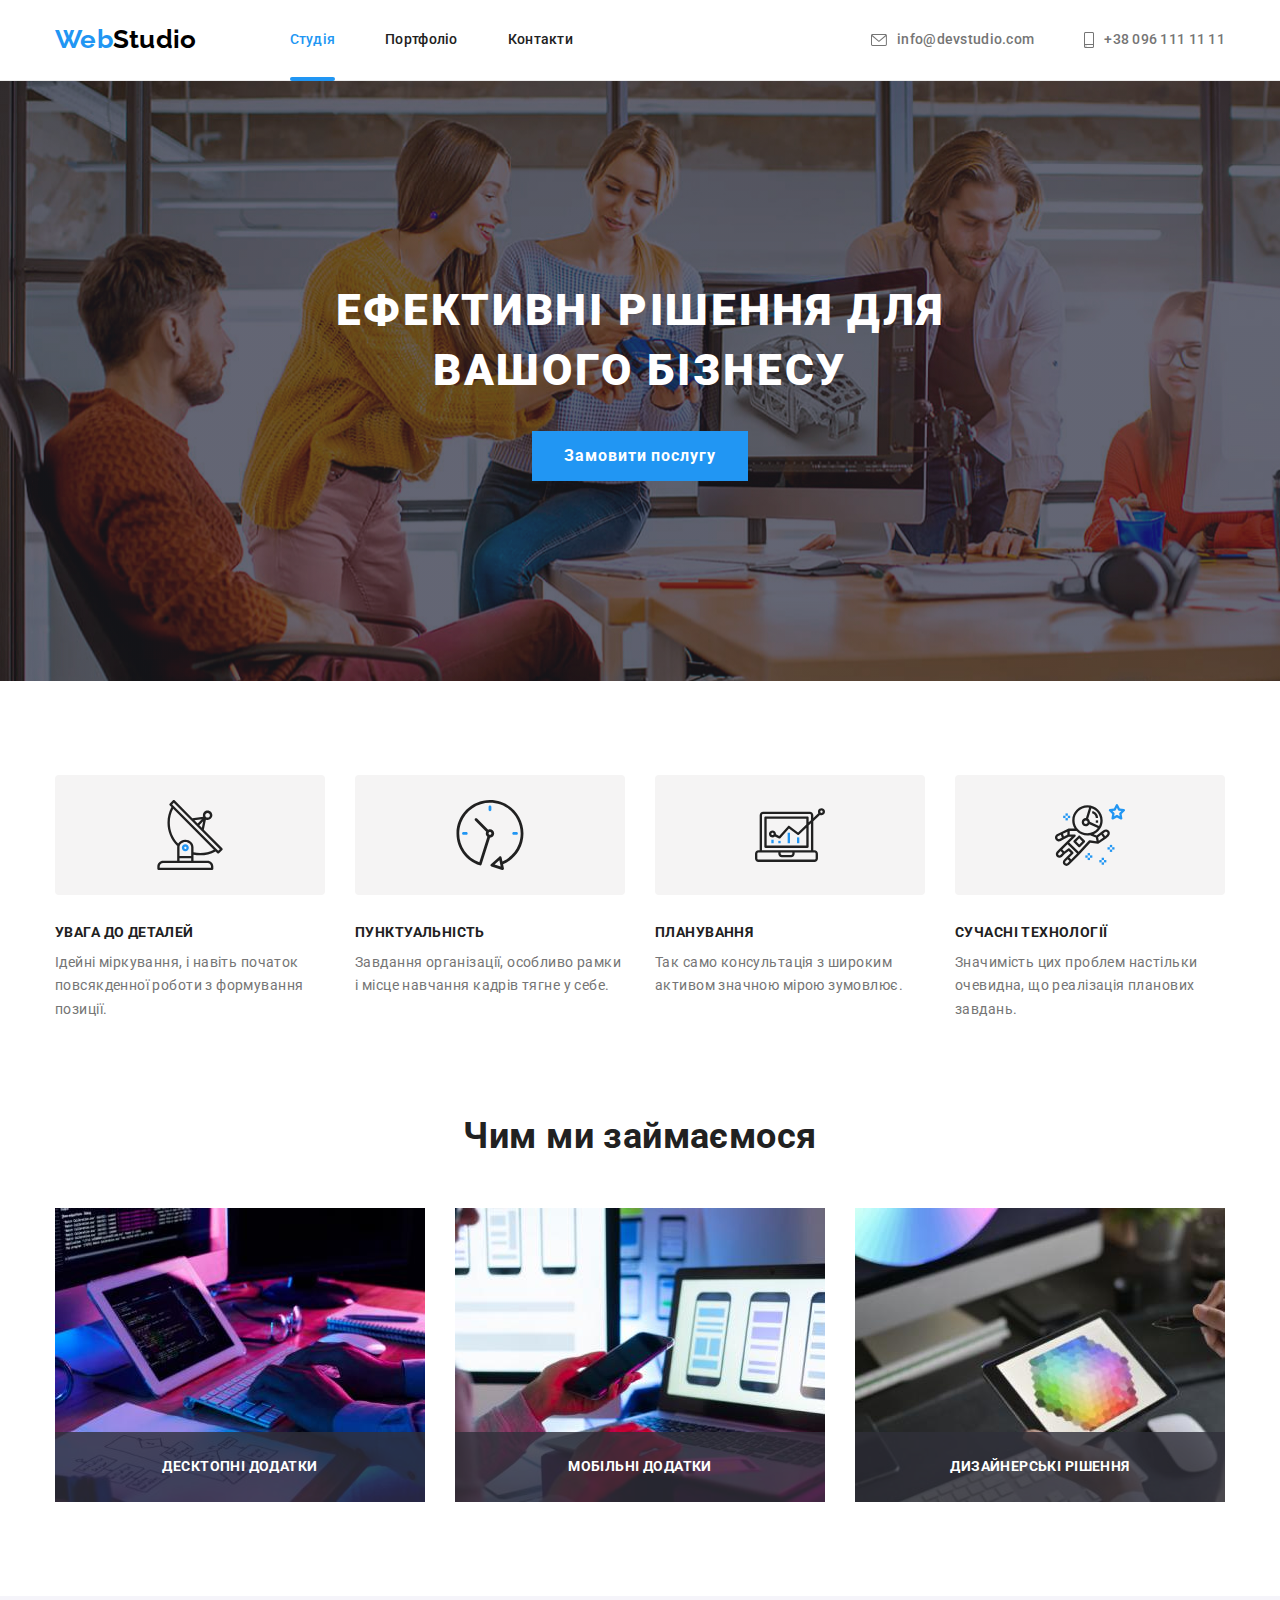
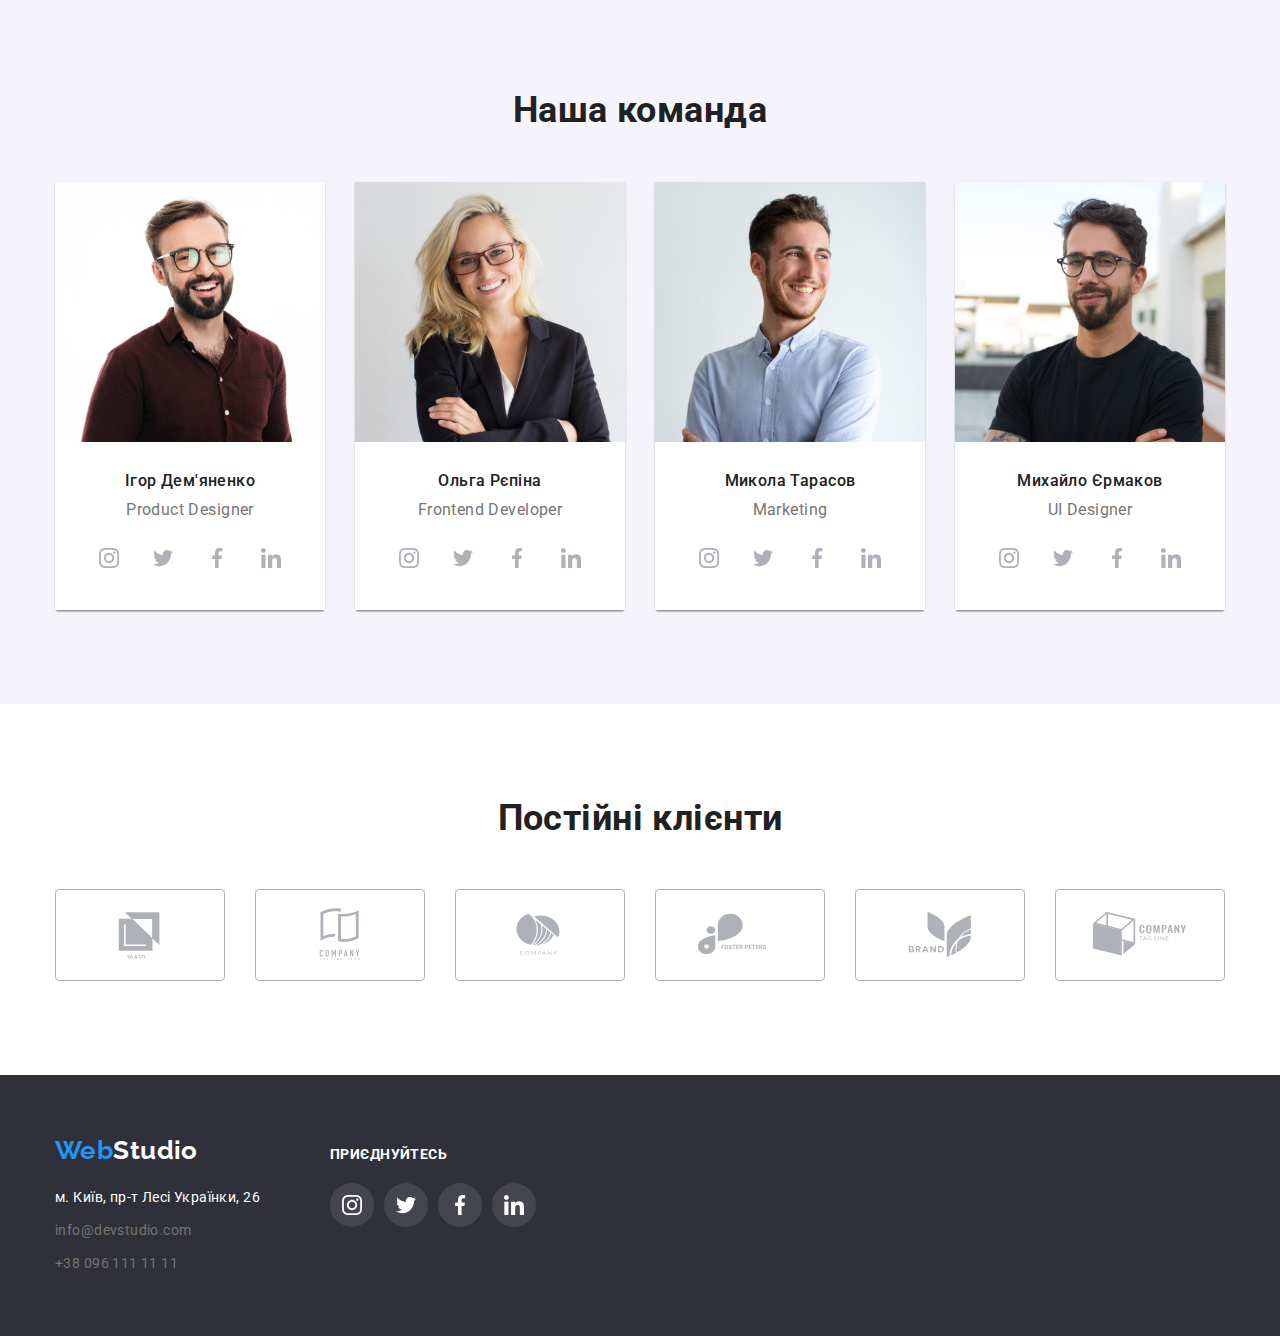
<file: index.html>
<!DOCTYPE html>
<html lang="uk">
	<head>
		<meta charset="UTF-8" />
		<meta http-equiv="X-UA-Compatible" content="IE=edge" />
		<meta name="viewport" content="width=device-width, initial-scale=1.0" />
		<title>Web Studio</title>
		<link rel="preconnect" href="https://fonts.googleapis.com" />
		<link rel="preconnect" href="https://fonts.gstatic.com" crossorigin />
		<link
			href="https://fonts.googleapis.com/css2?family=Raleway:wght@700&family=Roboto:wght@400;500;700;900&display=swap"
			rel="stylesheet"
		/>
		<link rel="stylesheet" href="https://cdn.jsdelivr.net/npm/modern-normalize@1.1.0/modern-normalize.min.css" />
		<link rel="stylesheet" href="./css/styles.css" />
	</head>

	<body>
		<header class="page-header spacing">
			<div class="container page-header-container">
				<nav class="page-header-nav">
					<a href="./index.html" class="accent link logo">Web<span class="logo-bl">Studio</span></a>
					<ul class="site-nav list">
						<li>
							<a href=" ./index.html" class="link current site-nav-link">Студія</a>
						</li>
						<li>
							<a href="./portfolio.html" class="link site-nav-link">Портфоліо</a>
						</li>
						<li><a href="#" class="link site-nav-link">Контакти</a></li>
					</ul>
				</nav>
				<ul class="auth-nav list">
					<li>
						<a href="mailto:info@devstudio.com" class="link auth-nav-link"
							><svg aria-label="піктограма поштового конверта" class="header-img" width="16" height="12">
								<use href="./images/sprite.svg#icon-envelope"></use></svg
							>info@devstudio.com</a
						>
					</li>
					<li>
						<a href="tel:+380961111111" class="link auth-nav-link"
							><svg aria-label="піктограма поштового конверта" class="header-img" width="10" height="16">
								<use href="./images/sprite.svg#icon-smartphone"></use></svg
							>+38 096 111 11 11</a
						>
					</li>
				</ul>
			</div>
		</header>

		<main>
			<section class="hero">
				<div class="container">
					<h1 class="hero-title">Ефективні рішення для вашого бізнесу</h1>
					<button type="button" class="button" data-modal-open>Замовити послугу</button>
				</div>
			</section>
			<section class="section">
				<div class="container">
					<h2 class="section-title visually-hidden">Особливості</h2>
					<ul class="feature-list list features">
						<li class="item-features">
							<div class="icons-feature">
							<svg class="" width="70" height="70">
								<use href="./images/sprite.svg#icon-antenna"></use>
							</svg>
							</div>
							<h3 class="title">Увага до деталей</h3>
							<p class="hero-paragraph">
								Ідейні міркування, і навіть початок повсякденної роботи з формування позиції.
							</p>
						</li>
						<li class="item-features">
							<div class="icons-feature">
								<svg class="" width="70" height="70">
									<use href="./images/sprite.svg#icon-clock"></use>
								</svg>
							</div>
							<h3 class="title">Пунктуальність</h3>
							<p class="hero-paragraph"> Завдання організації, особливо рамки і місце навчання кадрів тягне у себе. </p>
						</li>
						<li class="item-features">
							<div class="icons-feature">
								<svg class="" width="70" height="70">
									<use href="./images/sprite.svg#icon-diagram"></use>
								</svg>
							</div>
							<h3 class="title">Планування</h3>
							<p class="hero-paragraph"> Так само консультація з широким активом значною мірою зумовлює. </p>
						</li>
						<li class="item-features">
							<div class="icons-feature">
								<svg class="" width="70" height="70">
									<use href="./images/sprite.svg#icon-astronaut"></use>
								</svg>
							</div>
							<h3 class="title">Сучасні технології</h3>
							<p class="hero-paragraph"> Значимість цих проблем настільки очевидна, що реалізація планових завдань. </p>
						</li>
					</ul>
				</div>
			</section>
			<section class="section work">
				<div class="container">
					<h2 class="section-title">Чим ми займаємося</h2>
					<ul class="list features">
						<li class="item-work">
							<img
								src="./images/work/computer.jpg"
								alt="Людина програмує алгоритм, дивлячись на блок-схеми"
								width="370"
							/>
							<p class="label title">Десктопні додатки</p>
						</li>
						<li class="item-work">
							<img
								src="./images/work/computer1.jpg"
								alt="Людина дивиться одночасно на монітор ПК і телефон"
								width="370"
							/>
							<p class="label title">Мобільні додатки</p>
						</li>
						<li class="item-work">
							<img src="./images/work/computer2.jpg" alt="Людина працює стілусом на планшеті" width="370" />
						<p class="label title">Дизайнерські рішення</p>
						</li>
						
					</ul>
				</div>
			</section>
			<section class="section team">
				<div class="container">
					<h2 class="section-title">Наша команда</h2>
					<ul class="feature-list list features">
						<li class="team-li">
							<img
								class="team-img"
								src="./images/team/p_d.jpg"
								alt="Фото усміхненого Ігоря Дем'яненко, він в окулярах - дизайнер продукту"
								width="270"
								height="260"
							/>
							<div class="description">
								<h3 class="title-team">Ігор Дем'яненко</h3>
								<p class="title-pr">Product Designer</p>
								<ul class="social-list list">
									<li class="social">
										<a href="" class="social-link link">
											<svg class="social-icon" width="20" height="20">
												<use href="./images/sprite.svg#icon-instagram"></use>
											</svg>
										</a>
									</li>
									<li class="social">
										<a href="" class="social-link link">
											<svg class="social-icon" width="20" height="20">
												<use href="./images/sprite.svg#icon-twitter"></use>
											</svg>
										</a>
									</li>
									<li class="social">
										<a href="" class="social-link link">
											<svg class="social-icon" width="20" height="20">
												<use href="./images/sprite.svg#icon-facebook"></use>
											</svg>
										</a>
									</li>
									<li class="social">
										<a href="" class="social-link link">
											<svg class="social-icon" width="20" height="20">
												<use href="./images/sprite.svg#icon-linkedin"></use>
											</svg>
										</a>
									</li>
								</ul>
							</div>
						</li>
						<li class="team-li">
							<img
								src="./images/team/f_d.jpg"
								alt="Фото усміхненої Ольги Рєпіни, вона в окулярах - розробник інтерфейсу"
								width="270"
								height="260"
							/>
							<div class="description">
								<h3 class="title-team">Ольга Рєпіна</h3>
								<p class="title-pr">Frontend Developer</p>
								<ul class="social-list list">
									<li class="social">
										<a href="" class="social-link link">
											<svg class="social-icon" width="20" height="20">
												<use href="./images/sprite.svg#icon-instagram"></use>
											</svg>
										</a>
									</li>
									<li class="social">
										<a href="" class="social-link link">
											<svg class="social-icon" width="20" height="20">
												<use href="./images/sprite.svg#icon-twitter"></use>
											</svg>
										</a>
									</li>
									<li class="social">
										<a href="" class="social-link link">
											<svg class="social-icon" width="20" height="20">
												<use href="./images/sprite.svg#icon-facebook"></use>
											</svg>
										</a>
									</li>
									<li class="social">
										<a href="" class="social-link link">
											<svg class="social-icon" width="20" height="20">
												<use href="./images/sprite.svg#icon-linkedin"></use>
											</svg>
										</a>
									</li>
								</ul>
							</div>
						</li>
						<li class="team-li">
							<img
								src="./images/team/m.jpg"
								alt="Фото усміхненого Миколи Тарасова - маркетинг"
								width="270"
								height="260"
							/>
							<div class="description">
								<h3 class="title-team">Микола Тарасов</h3>
								<p class="title-pr">Marketing</p>
								<ul class="social-list list">
									<li class="social">
										<a href="" class="social-link link">
											<svg class="social-icon" width="20" height="20">
												<use href="./images/sprite.svg#icon-instagram"></use>
											</svg>
										</a>
									</li>
									<li class="social">
										<a href="" class="social-link link">
											<svg class="social-icon" width="20" height="20">
												<use href="./images/sprite.svg#icon-twitter"></use>
											</svg>
										</a>
									</li>
									<li class="social">
										<a href="" class="social-link link">
											<svg class="social-icon" width="20" height="20">
												<use href="./images/sprite.svg#icon-facebook"></use>
											</svg>
										</a>
									</li>
									<li class="social">
										<a href="" class="social-link link">
											<svg class="social-icon" width="20" height="20">
												<use href="./images/sprite.svg#icon-linkedin"></use>
											</svg>
										</a>
									</li>
								</ul>
							</div>
						</li>
						<li class="team-li">
							<img
								src="./images/team/ui_d.jpg"
								alt="Фото усміхненого Михайла Єрмакова, він в окулярах - дизайнер інтерфейсу користувача"
								width="270"
								height="260"
							/>
							<div class="description">
								<h3 class="title-team">Михайло Єрмаков</h3>
								<p class="title-pr">UI Designer</p>
								<ul class="social-list list">
									<li class="social">
										<a href="" class="social-link link">
											<svg class="social-icon" width="20" height="20">
												<use href="./images/sprite.svg#icon-instagram"></use>
											</svg>
										</a>
									</li>
									<li class="social">
										<a href="" class="social-link link">
											<svg class="social-icon" width="20" height="20">
												<use href="./images/sprite.svg#icon-twitter"></use>
											</svg>
										</a>
									</li>
									<li class="social">
										<a href="" class="social-link link">
											<svg class="social-icon" width="20" height="20">
												<use href="./images/sprite.svg#icon-facebook"></use>
											</svg>
										</a>
									</li>
									<li class="social">
										<a href="" class="social-link link">
											<svg class="social-icon" width="20" height="20">
												<use href="./images/sprite.svg#icon-linkedin"></use>
											</svg>
										</a>
									</li>
								</ul>
							</div>
						</li>
					</ul>
				</div>
			</section>
			<section class="section">
				<div class="container">
				<h2 class="section-title">Постійні клієнти</h2>
				<ul class="client-list list">
					<li class="client-item">
						<a href="" class="client link">
							<svg class="" width="106" height="60">
								<use href="./images/sprite.svg#icon-Logoclient1"></use>
							</svg>
						</a>
					</li>
					<li class="client-item">
						<a href="" class="client link">
							<svg class="" width="106" height="60">
								<use href="./images/sprite.svg#icon-Logoclient2"></use>
							</svg>
						</a>
					</li>
					<li class="client-item">
						<a href="" class="client link">
							<svg class="" width="106" height="60">
								<use href="./images/sprite.svg#icon-Logoclient3"></use>
							</svg>
						</a>
					</li>
					<li class="client-item">
						<a href="" class="client link">
							<svg class="" width="106" height="60">
								<use href="./images/sprite.svg#icon-Logoclient4"></use>
							</svg>
						</a>
					</li>
					<li class="client-item">
						<a href="" class="client link">
							<svg class="" width="106" height="60">
								<use href="./images/sprite.svg#icon-Logoclient5"></use>
							</svg>
						</a>
					</li>
					<li class="client-item">
						<a href="" class="client link">
							<svg class="" width="106" height="60">
								<use href="./images/sprite.svg#icon-Logoclient6"></use>
							</svg>
						</a>
					</li>
				</ul>
				</div>
			</section>
		</main>

		<footer class="page-footer">
			<div class="container footer-container">
				<div>
					<a href="./index.html" class="accent link logo">Web<span class="logo-wh">Studio</span></a>
					<address class="footer-address link">
						<ul class="footer-list list">
							<li>
								<a
									href="https://goo.gl/maps/7BKJfYko6wZTLQA66 "
									target="_blank"
									rel="noreferer noopener nofollow"
									class="link"
								>
									м. Київ, пр-т Лесі Українки, 26</a
								>
							</li>
							<li class="addres-item">
								<a href="mailto:info@devstudio.com" class="link addres">info@devstudio.com</a>
							</li>
							<li class="addres-item">
								<a href="tel:+380961111111" class="link addres">+38 096 111 11 11</a>
							</li>
						</ul>
					</address>
				</div>
				<div>
					<p class="title"> приєднуйтесь </p>
					<ul class="social-list list">
						<li class="social">
							<a href="" class="social-link link">
								<svg class="social-icon" width="20" height="20">
									<use href="./images/sprite.svg#icon-instagram"></use>
								</svg>
							</a>
						</li>
						<li class="social">
							<a href="" class="social-link link">
								<svg class="social-icon" width="20" height="20">
									<use href="./images/sprite.svg#icon-twitter"></use>
								</svg>
							</a>
						</li>
						<li class="social">
							<a href="" class="social-link link">
								<svg class="social-icon" width="20" height="20">
									<use href="./images/sprite.svg#icon-facebook"></use>
								</svg>
							</a>
						</li>
						<li class="social">
							<a href="" class="social-link link">
								<svg class="social-icon" width="20" height="20">
									<use href="./images/sprite.svg#icon-linkedin"></use>
								</svg>
							</a>
						</li>
					</ul>
				</div>
			</div>
		</footer>
	<div class="backdrop is-hidden" data-modal>
		<div class="modal">
<button type="button" class="modal-close-btn" data-modal-close>
	<svg class="modal-close-icon" width="18" height="18">
		<use href="./images//sprite.svg#icon-close"></use>
	</svg>
</button>
		</div>
	</div>
	<script src="./js/modal.js"></script>
	</body>
</html>
</file>
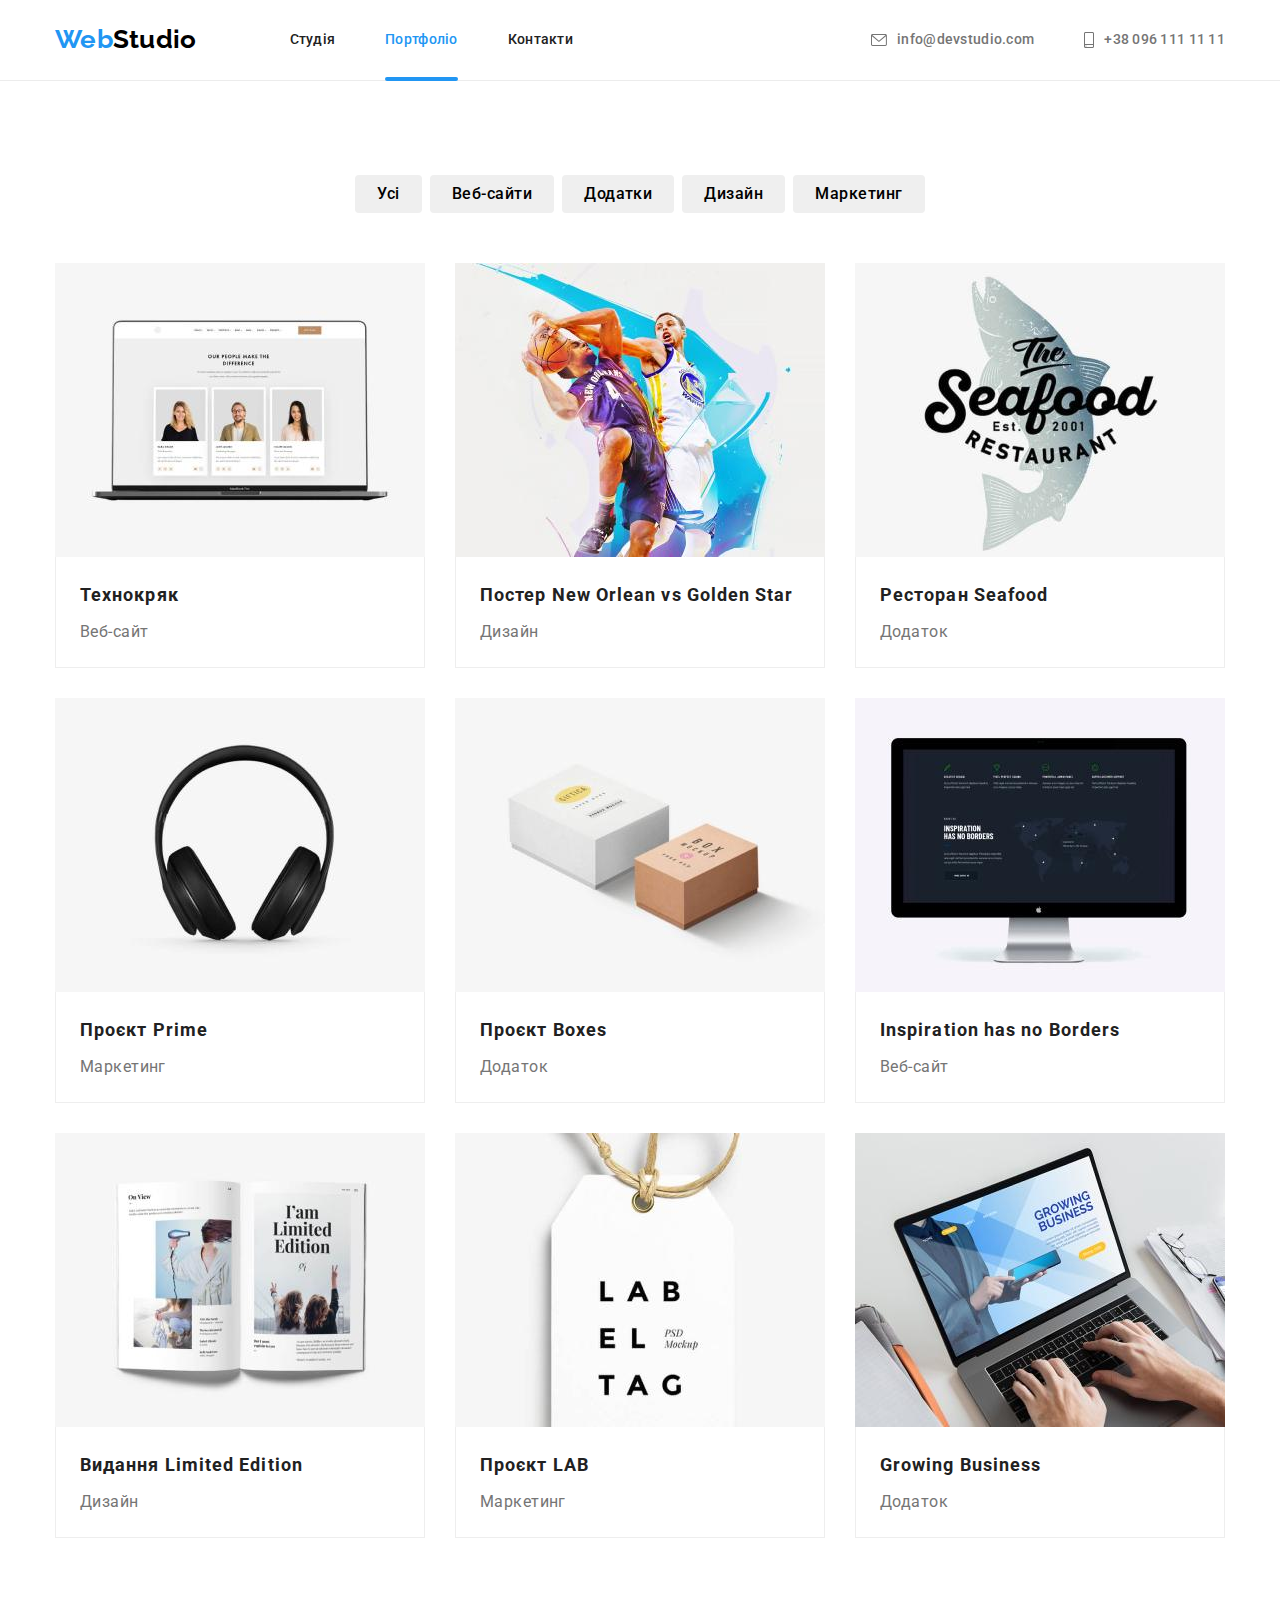
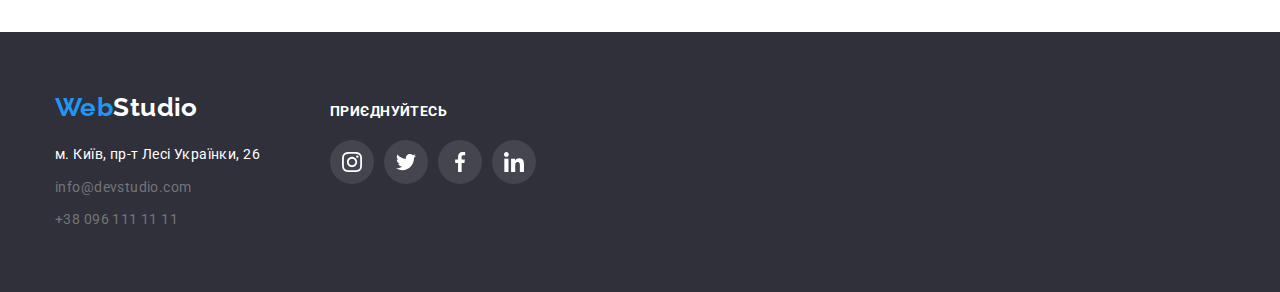
<file: portfolio.html>
<!DOCTYPE html>
<html lang="uk">
	<head>
		<meta charset="UTF-8" />
		<meta http-equiv="X-UA-Compatible" content="IE=edge" />
		<meta name="viewport" content="width=device-width, initial-scale=1.0" />
		<title>Web Studio_Portfolio</title>
		<link rel="preconnect" href="https://fonts.googleapis.com" />
		<link rel="preconnect" href="https://fonts.gstatic.com" crossorigin />
		<link
			href="https://fonts.googleapis.com/css2?family=Raleway:wght@700&family=Roboto:wght@400;500;700;900&display=swap"
			rel="stylesheet"
		/>
		<link rel="stylesheet" href="https://cdn.jsdelivr.net/npm/modern-normalize@1.1.0/modern-normalize.min.css" />
		<link rel="stylesheet" href="./css/styles.css" />
	</head>

	<body>
		<header class="page-header spacing">
			<div class="container page-header-container">
				<nav class="page-header-nav">
					<a href="./index.html" class="accent link logo">Web<span class="logo-bl">Studio</span></a>
					<ul class="site-nav list">
						<li>
							<a href=" ./index.html" class="link site-nav-link">Студія</a>
						</li>
						<li>
							<a href="./portfolio.html" class="link current site-nav-link">Портфоліо</a>
						</li>
						<li><a href="#" class="link site-nav-link">Контакти</a></li>
					</ul>
				</nav>
				<ul class="auth-nav list">
					<li>
						<a href="mailto:info@devstudio.com" class="link auth-nav-link"
							><svg aria-label="піктограма поштового конверта" class="header-img" width="16" height="12">
								<use href="./images/sprite.svg#icon-envelope"></use></svg
							>info@devstudio.com</a
						>
					</li>
					<li>
						<a href="tel:+380961111111" class="link auth-nav-link"
							><svg aria-label="піктограма поштового конверта" class="header-img" width="10" height="16">
								<use href="./images/sprite.svg#icon-smartphone"></use></svg
							>+38 096 111 11 11</a
						>
					</li>
				</ul>
			</div>
		</header>

		<main>
			<section class="portfolio section">
				<div class="container">
					<h1 class="visually-hidden">Галерея</h1>
					<ul class="list portfolio-filtr">
						<li><button type="button" class="portfolio-button">Усі</button></li>
						<li>
							<button type="button" class="portfolio-button">Веб-сайти</button>
						</li>
						<li>
							<button type="button" class="portfolio-button">Додатки</button>
						</li>
						<li>
							<button type="button" class="portfolio-button">Дизайн</button>
						</li>
						<li>
							<button type="button" class="portfolio-button">Маркетинг</button>
						</li>
					</ul>
					<ul class="list gallery-list item-portfolio">
						<li>
							<a href="" class="portfolio-link link">
								<div class="thumb">
								<img
									src="./images/gallery/techno.jpg"
									alt="Фото двох дівчат і хлопця. вони посміхаються."
									width="370"
								/>
								<p class="overlay">Ресурс пропонує комплексні пропозиції з різним рівнем функціоналу та сервісів. Все це дозволить
									відвідувачу отримати вичерпні відомості про компанію чи приватну особу.
								</p>
								</div>
								<div class="description-gallery">
									<h2 class="gallery">Технокряк</h2>
									<p class="portfolio-paragraph">Веб-сайт</p>
								</div>
							</a>
						</li>
						<li>
							<a href="" class="portfolio-link link">
								<div class="thumb">
								<img src="./images/gallery/poster.jpg" alt="Фото баскетболістів з м'ячем." width="370" />
								<p class="overlay">Ресурс пропонує комплексні пропозиції з різним рівнем функціоналу та сервісів. Все це дозволить
									відвідувачу отримати вичерпні відомості про компанію чи приватну особу.
								</p>
							</div>
								<div class="description-gallery">
									<h2 class="gallery">Постер New Orlean vs Golden Star</h2>
									<p class="portfolio-paragraph">Дизайн</p>
								</div>
							</a>
						</li>
						<li>
							<a href="" class="portfolio-link link">
								<div class="thumb">
								<img src="./images/gallery/restaurant.jpg" alt="фото логотипа рибного ресторану." width="370" />
								<p class="overlay">Ресурс пропонує комплексні пропозиції з різним рівнем функціоналу та сервісів. Все це дозволить
									відвідувачу отримати вичерпні відомості про компанію чи приватну особу.
								</p>
							</div>
								<div class="description-gallery">
									<h2 class="gallery">Ресторан Seafood</h2>
									<p class="portfolio-paragraph">Додаток</p>
								</div>
							</a>
						</li>
						<li>
							<a href="" class="portfolio-link link">
								<div class="thumb">
								<img src="./images/gallery/project.jpg" alt=" Фото навушників." width="370" />
							<p class="overlay">Ресурс пропонує комплексні пропозиції з різним рівнем функціоналу та сервісів. Все це дозволить
								відвідувачу отримати вичерпні відомості про компанію чи приватну особу.
							</p>
						</div>
								<div class="description-gallery">
									<h2 class="gallery">Проєкт Prime</h2>
									<p class="portfolio-paragraph">Маркетинг</p>
								</div>
							</a>
						</li>
						<li>
							<a href="" class="portfolio-link link">
								<div class="thumb">
								<img src="./images/gallery/project_1.jpg" alt="Фото боксів з надписами." width="370" />
								<p class="overlay">Ресурс пропонує комплексні пропозиції з різним рівнем функціоналу та сервісів. Все це дозволить
									відвідувачу отримати вичерпні відомості про компанію чи приватну особу.
								</p>
							</div>
								<div class="description-gallery">
									<h2 class="gallery">Проєкт Boxes</h2>
									<p class="portfolio-paragraph">Додаток</p>
								</div>
							</a>
						</li>
						<li>
							<a href="" class="portfolio-link link">
								<div class="thumb">
								<img
									src="./images/gallery/inspiration.jpg"
									alt=" Фото монітора з надписом - натхнення не має кордонів."
									width="370"
								/>
								<p class="overlay">Ресурс пропонує комплексні пропозиції з різним рівнем функціоналу та сервісів. Все це дозволить
									відвідувачу отримати вичерпні відомості про компанію чи приватну особу.
								</p>
								</div>
								<div class="description-gallery">
									<h2 class="gallery">Inspiration has no Borders</h2>
									<p class="portfolio-paragraph">Веб-сайт</p>
								</div>
							</a>
						</li>
						<li>
							<a href="" class="portfolio-link link">
								<div class="thumb">
								<img src="./images/gallery/edition.jpg" alt="Фото журнала." width="370" />
								<p class="overlay">Ресурс пропонує комплексні пропозиції з різним рівнем функціоналу та сервісів. Все це дозволить
									відвідувачу отримати вичерпні відомості про компанію чи приватну особу.
								</p>
								</div>
								<div class="description-gallery">
									<h2 class="gallery">Видання Limited Edition</h2>
									<p class="portfolio-paragraph">Дизайн</p>
								</div>
							</a>
						</li>
						<li>
							<a href="" class="portfolio-link link">
								<div class="thumb">
								<img src="./images/gallery/project_2.jpg" alt="Фото з написом." width="370" />
							<p class="overlay">Ресурс пропонує комплексні пропозиції з різним рівнем функціоналу та сервісів. Все це дозволить
								відвідувачу отримати вичерпні відомості про компанію чи приватну особу.
							</p>
							</div>
								<div class="description-gallery">
									<h2 class="gallery">Проєкт LAB</h2>
									<p class="portfolio-paragraph">Маркетинг</p>
								</div>
							</a>
						</li>
						<li>
							<a href="" class="portfolio-link link">
								<div class="thumb">
								<img src="./images/gallery/growing.jpg" alt="Фото людини, яка працює за ноубуком." width="370" />
								<p class="overlay">Ресурс пропонує комплексні пропозиції з різним рівнем функціоналу та сервісів. Все це дозволить
									відвідувачу отримати вичерпні відомості про компанію чи приватну особу.
								</p>
								</div>
								<div class="description-gallery">
									<h2 class="gallery">Growing Business</h2>
									<p class="portfolio-paragraph">Додаток</p>
								</div>
							</a>
						</li>
					</ul>
				</div>
			</section>
		</main>

		<footer class="page-footer">
			<div class="container footer-container">
				<div>
					<a href="./index.html" class="accent link logo">Web<span class="logo-wh">Studio</span></a>
					<address class="footer-address link">
						<ul class="footer-list list">
							<li>
								<a
									href="https://goo.gl/maps/7BKJfYko6wZTLQA66 "
									target="_blank"
									rel="noreferer noopener nofollow"
									class="link"
								>
									м. Київ, пр-т Лесі Українки, 26</a
								>
							</li>
							<li class="addres-item">
								<a href="mailto:info@devstudio.com" class="link addres">info@devstudio.com</a>
							</li>
							<li class="addres-item">
								<a href="tel:+380961111111" class="link addres">+38 096 111 11 11</a>
							</li>
						</ul>
					</address>
				</div>
				<div>
					<p class="title"> приєднуйтесь </p>
					<ul class="social-list list">
						<li class="social">
							<a href="" class="social-link link">
								<svg class="social-icon" width="20" height="20">
									<use href="./images/sprite.svg#icon-instagram"></use>
								</svg>
							</a>
						</li>
						<li class="social">
							<a href="" class="social-link link">
								<svg class="social-icon" width="20" height="20">
									<use href="./images/sprite.svg#icon-twitter"></use>
								</svg>
							</a>
						</li>
						<li class="social">
							<a href="" class="social-link link">
								<svg class="social-icon" width="20" height="20">
									<use href="./images/sprite.svg#icon-facebook"></use>
								</svg>
							</a>
						</li>
						<li class="social">
							<a href="" class="social-link link">
								<svg class="social-icon" width="20" height="20">
									<use href="./images/sprite.svg#icon-linkedin"></use>
								</svg>
							</a>
						</li>
					</ul>
				</div>
			</div>
		</footer>
	</body>
</html>
</file>
<file: css/styles.css>
:root {
	--primary-text-color: #757575;
	--logo-text-color: #000000;
	--accent-color: #2196f3;
	--text-color: #212121;
	--title-text-color: #ffffff;
	--footer-text-color: #ffffff 60 %;

	--background-color: #ffffff;
	--title-background-color: #2f303a;
	--team-background-color: #f5f4fa;
	--accent-background-color: #2196f3;
	--animation: 250ms cubic-bezier(0.4, 0, 0.2, 1);
	--animation-modal: 2000ms cubic-bezier(0.4, 0, 0.2, 1);
}

body {
	background-color: var(--background-color);
	color: var(--primary-text-color);
	font-family: Roboto, sans-serif;
	letter-spacing: 0.03em;
	font-size: 14px;
}

/* p,
h1,
h2,
h3,
.page-nav-list,
.logo,
.site-nav,
.auth-nav,
.hero,
.footer-list,
.page-footer {
  outline: 2px solid tomato;
}
.page-header {
  outline: 2px solid red;
}
.li {
  outline: 2px solid blueviolet;
}
.container {
  outline: 2px solid teal;
}
.section {
  outline: 2px solid green;
} */

h1,
h2,
h3,
p {
	margin-top: 0;
	margin-bottom: 0;
}

ul {
	margin-top: 0;
	margin-bottom: 0;
	padding-left: 0;
}

img {
	display: block;
}
button {
	cursor: pointer;
}
.list {
	list-style: none;
}

.link {
	text-decoration: none;
}

.container {
	width: 1200px;
	margin-left: auto;
	margin-right: auto;
	padding-left: 15px;
	padding-right: 15px;
}

.section {
	padding-bottom: 94px;
}

.section:not(.work) {
	padding-top: 94px;
}

/* Боді. Хедер*/
.page-header-container,
.site-nav,
.auth-nav,
.page-header-nav {
	display: flex;
	align-items: center;
}

.page-header .logo {
	padding-top: 24px;
	padding-bottom: 25px;
}

.site-nav {
	margin-left: 93px;
	gap: 50px;
}

.site-nav-link,
.auth-nav-link {
	padding-top: 32px;
	padding-bottom: 32px;
	display: block;
}
.auth-nav-link {
	display: flex;
	align-items: center;
	gap: 10px;
	fill: currentColor;
}
.auth-nav {
	margin-left: auto;
	gap: 50px;
}

.page-header {
	background-color: var(--background-color);
	border-bottom: 1px solid #ececec;
}

.spacing {
	letter-spacing: 0.02em;
}

.logo {
	font-family: Raleway, sans-serif;
	font-weight: 700;
	font-size: 26px;
	line-height: 1.19;
}

.accent {
	color: var(--accent-color);
}

.logo-bl {
	color: var(--logo-text-color);
}

.site-nav .link {
	color: var(--text-color);
	font-weight: 500;
	line-height: 1.14;
	letter-spacing: 0.02em;
	position: relative;
	transition: color var(--animation);
}

.site-nav .link:hover,
.site-nav .link:focus {
	color: var(--accent-color);
}

.site-nav .current {
	color: var(--accent-color);
}
.current::after {
	position: absolute;
	bottom: -1px;
	left: 0;
	content: "";
	background: #2196f3;
	border-radius: 2px;
	width: 100%;
	height: 4px;
}
.auth-nav .link {
	color: var(--primary-text-color);
	font-weight: 500;
	line-height: 1.14;
	letter-spacing: 0.02em;
	transition: color var(--animation);
}

.auth-nav .link:hover,
.auth-nav .link:focus {
	color: var(--accent-color);
}

/* Боді. Майн. Герой*/
.section-title {
	color: var(--text-color);
	font-weight: 700;
	font-size: 36px;
	line-height: 1.16;
	text-align: center;
	margin-bottom: 50px;
}

.hero {
	background-color: #c4c4c4;
	text-align: center;
	padding-top: 200px;
	padding-bottom: 200px;
	background-image: linear-gradient(rgba(47, 48, 58, 0.4), rgba(47, 48, 58, 0.4)), url(../images/Img.jpg);
	background-repeat: no-repeat;
	/*background-position: center;
	 background-size: cover; */
	max-width: 1600px;
	margin-left: auto;
	margin-right: auto;
}

.hero-title {
	color: var(--title-text-color);
	font-weight: 900;
	font-size: 44px;
	line-height: 1.36;
	letter-spacing: 0.06em;
	text-transform: uppercase;
	width: 696px;
	margin-bottom: 30px;
	margin-left: auto;
	margin-right: auto;
}

.hero-paragraph {
	font-weight: 400;
	font-size: 14px;
	line-height: 1.71;
}
/* .icons-list {} */

.icons-feature {
	display: flex;
	align-items: center;
	justify-content: center;
	width: 100%;
	height: 120px;
	border-radius: 4px;
	background: #f5f4f4;
	margin-bottom: 30px;
}

.button {
	color: var(--title-text-color);
	background-color: var(--accent-background-color);
	font-family: "Roboto";
	font-weight: 700;
	font-size: 16px;
	line-height: 1.87;
	align-items: center;
	text-align: center;
	letter-spacing: 0.06em;
	padding: 10px 32px;
	border: none;
}

/* Боді. Майн. Хіден*/
.visually-hidden {
	position: absolute;
	white-space: nowrap;
	width: 1px;
	height: 1px;
	overflow: hidden;
	border: 0;
	padding: 0;
	clip: rect(0 0 0 0);
	clip-path: inset(50%);
	margin: -1px;
}

.features {
	display: flex;
	gap: 30px;
}

.item-work {
	flex-basis: calc((100% - 60px) / 3);
	position: relative;
}

.title {
	font-weight: 700;
	font-size: 14px;
	line-height: 1.14;
	text-transform: uppercase;
	margin-bottom: 10px;
}
.label {
	position: absolute;
	display: flex;
	justify-content: center;
	align-items: center;
	bottom: 0;
	margin-bottom: 0;
	width: 100%;
	height: 70px;
	color: var(--title-text-color);
	background-color: rgba(47, 48, 58, 0.8);
}
.item-features {
	flex-basis: calc((100% - 90px) / 4);
}
.team {
	background-color: var(--team-background-color);
}
.social-list {
	display: flex;
	gap: 10px;
	align-items: center;
	justify-content: center;
}
.social {
	width: 44px;
	height: 44px;
}
.social-link {
	display: flex;
	align-items: center;
	justify-content: center;
	fill: #afb1b8;
	width: 100%;
	height: 100%;
	border-radius: 50%;
}

/* Боді. Майн. Займаємося.*/
.feature-list .title {
	color: var(--text-color);
}

/* Боді. Майн. Команда.*/
.description {
	padding-top: 30px;
	padding-bottom: 30px;
	text-align: center;
	background-color: var(--background-color);
}

.team-li {
	box-shadow: 0px 1px 3px rgba(0, 0, 0, 0.12), 0px 1px 1px rgba(0, 0, 0, 0.14), 0px 2px 1px rgba(0, 0, 0, 0.2);
	border-radius: 0px 0px 4px 4px;
}

.title-team {
	color: var(--text-color);
	font-weight: 500;
	font-size: 16px;
	line-height: 1.18;
	text-align: center;
}

.title-pr {
	font-weight: 400;
	font-size: 16px;
	line-height: 1.18;
	text-align: center;
	margin-top: 10px;
	margin-bottom: 16px;
}
.client-list {
	display: flex;
	gap: 30px;
}
.client-item {
	width: 170px;
	height: 92px;
}
.client {
	display: flex;
	align-items: center;
	justify-content: center;
	fill: #afb1b8;
	width: 100%;
	height: 100%;
	border: 1px solid #afb1b8;
	border-radius: 4px;
	transition: border-color var(--animation), fill var(--animation);
}
.client:hover,
.client:focus {
	border-color: var(--accent-color);
	fill: var(--accent-color);
}

/* Боді. Футер*/
.page-footer {
	background-color: var(--title-background-color);
	padding-top: 60px;
	padding-bottom: 60px;
}

.logo-wh {
	color: var(--title-text-color);
}

/* .page-footer-address { 
	font-weight: 400;
	line-height: 1.71;
}*/
.footer-container {
	display: flex;
	gap: 70px;
	align-items: baseline;
}
.page-footer .title {
	margin-bottom: 20px;
	color: var(--title-text-color);
}
.page-footer .social-link {
	fill: var(--title-text-color);
	background-color: rgba(255, 255, 255, 0.1);
}
.social-link {
	transition: background-color var(--animation), fill var(--animation);
}
.social-link:hover,
.social-link:focus {
	background-color: var(--accent-background-color);
	fill: var(--title-text-color);
}
.footer-list .link {
	color: var(--title-text-color);
	transition: color var(--animation);
}

.footer-list .link:hover,
.footer-list .link:focus {
	color: var(--accent-color);
}

/* .addres-item {
  margin-top: 9px;
}  */

.footer-address {
	margin-top: 20px;
	font-style: normal;
	font-weight: 400;
	line-height: 1.71;
}

.footer-address li + li {
	margin-top: 9px;
}

.footer-list .addres {
	color: var(--footer-text-color);
	transition: color var(--animation);
}

.footer-list .addres:hover,
.footer-list .addres:focus {
	color: var(--accent-color);
}

/* Портфоліо. Маін. Баттон.*/
.portfolio {
	color: var(--text-color);
}

.portfolio-button {
	font-family: "Roboto";
	font-weight: 500;
	font-size: 16px;
	line-height: 1.62;
	text-align: center;
	letter-spacing: 0.03em;
	padding: 6px 22px;
	border-radius: 4px;
	border: none;
	transition: box-shadow var(--animation), background-color var(--animation), color var(--animation);
}

.portfolio-button:hover,
.portfolio-button:focus {
	cursor: pointer;
	color: var(--title-text-color);
	background-color: var(--accent-background-color);
	box-shadow: 0px 3px 1px rgba(0, 0, 0, 0.1), 0px 1px 2px rgba(0, 0, 0, 0.08), 0px 2px 2px rgba(0, 0, 0, 0.12);
}

/* Портфоліо. Маін. Галерея.*/
.gallery {
	color: var(--text-color);
	font-weight: 700;
	font-size: 18px;
	line-height: 2;
	letter-spacing: 0.06em;
}

.item-portfolio {
	flex-basis: calc((100% - 60px) / 3);
}

.gallery-list {
	margin-top: 50px;
	display: flex;
	gap: 30px;
	flex-wrap: wrap;
}
.portfolio-link {
	display: block;
	transition: box-shadow var(--animation);
}
.portfolio-link:hover,
.portfolio-link:focus {
	box-shadow: 0px 1px 1px rgba(0, 0, 0, 0.12), 0px 4px 4px rgba(0, 0, 0, 0.06), 1px 4px 6px rgba(0, 0, 0, 0.16);
}

.description-gallery {
	border: 1px solid #eeeeee;
	border-top: none;
	padding: 20px 24px;
}

.portfolio-filtr {
	display: flex;
	gap: 8px;
	justify-content: center;
}

.portfolio-paragraph {
	color: var(--primary-text-color);
	font-weight: 400;
	font-size: 16px;
	line-height: 1.87;
	margin-top: 4px;
}
.thumb {
	position: relative;
	overflow: hidden;
}
.overlay {
	position: absolute;
	transform: translateY(100%);
	opacity: 0;
	transition: transform var(--animation), opacity var(--animation);
	display: flex;
	align-items: center;
	top: 0;
	left: 0;
	background-color: var(--accent-background-color);
	color: var(--title-text-color);
	padding: 24px;
	height: 100%;
	width: 100%;
	font-weight: 400;
	font-size: 18px;
	line-height: 1.5;
	letter-spacing: 0.03em;
	overflow: auto;
}
.portfolio-link:hover .overlay,
.portfolio-link:focus .overlay {
	transform: translateY(0%);
	opacity: 1;
}
.backdrop {
	position: fixed;
	transition: visibility var(--animation-modal), opacity var(--animation-modal);
	top: 0;
	left: 0;
	z-index: 100;
	width: 100%;
	height: 100%;
	background-color: rgba(0, 0, 0, 0.2);
}
.backdrop.is-hidden {
	visibility: hidden;
	opacity: 0;
	pointer-events: none;
}
.backdrop.is-hidden .modal {
	transform: scale(3) rotate(180deg);
	opacity: 0;
}
.modal {
	transition: transform var(--animation-modal), opacity var(--animation-modal);
	position: absolute;
	top: 50%;
	left: 50%;
	transform: translate(-50%, -50%) scale(1) rotate(0deg);
	width: 528px;
	height: 581px;
	background-color: var(--background-color);
	box-shadow: 0px 1px 3px rgba(0, 0, 0, 0.12), 0px 1px 1px rgba(0, 0, 0, 0.14), 0px 2px 1px rgba(0, 0, 0, 0.2);
    border-radius: 4px;
}
.modal-close-btn {
	position: absolute;
	top: 8px;
	right: 8px;
	display: flex;
	justify-content: center;
	align-items: center;
	width: 30px;
	height: 30px;
	background: var(--background-color);
	border: 1px solid rgba(0, 0, 0, 0.1);
	border-radius: 50%;
}
</file>
